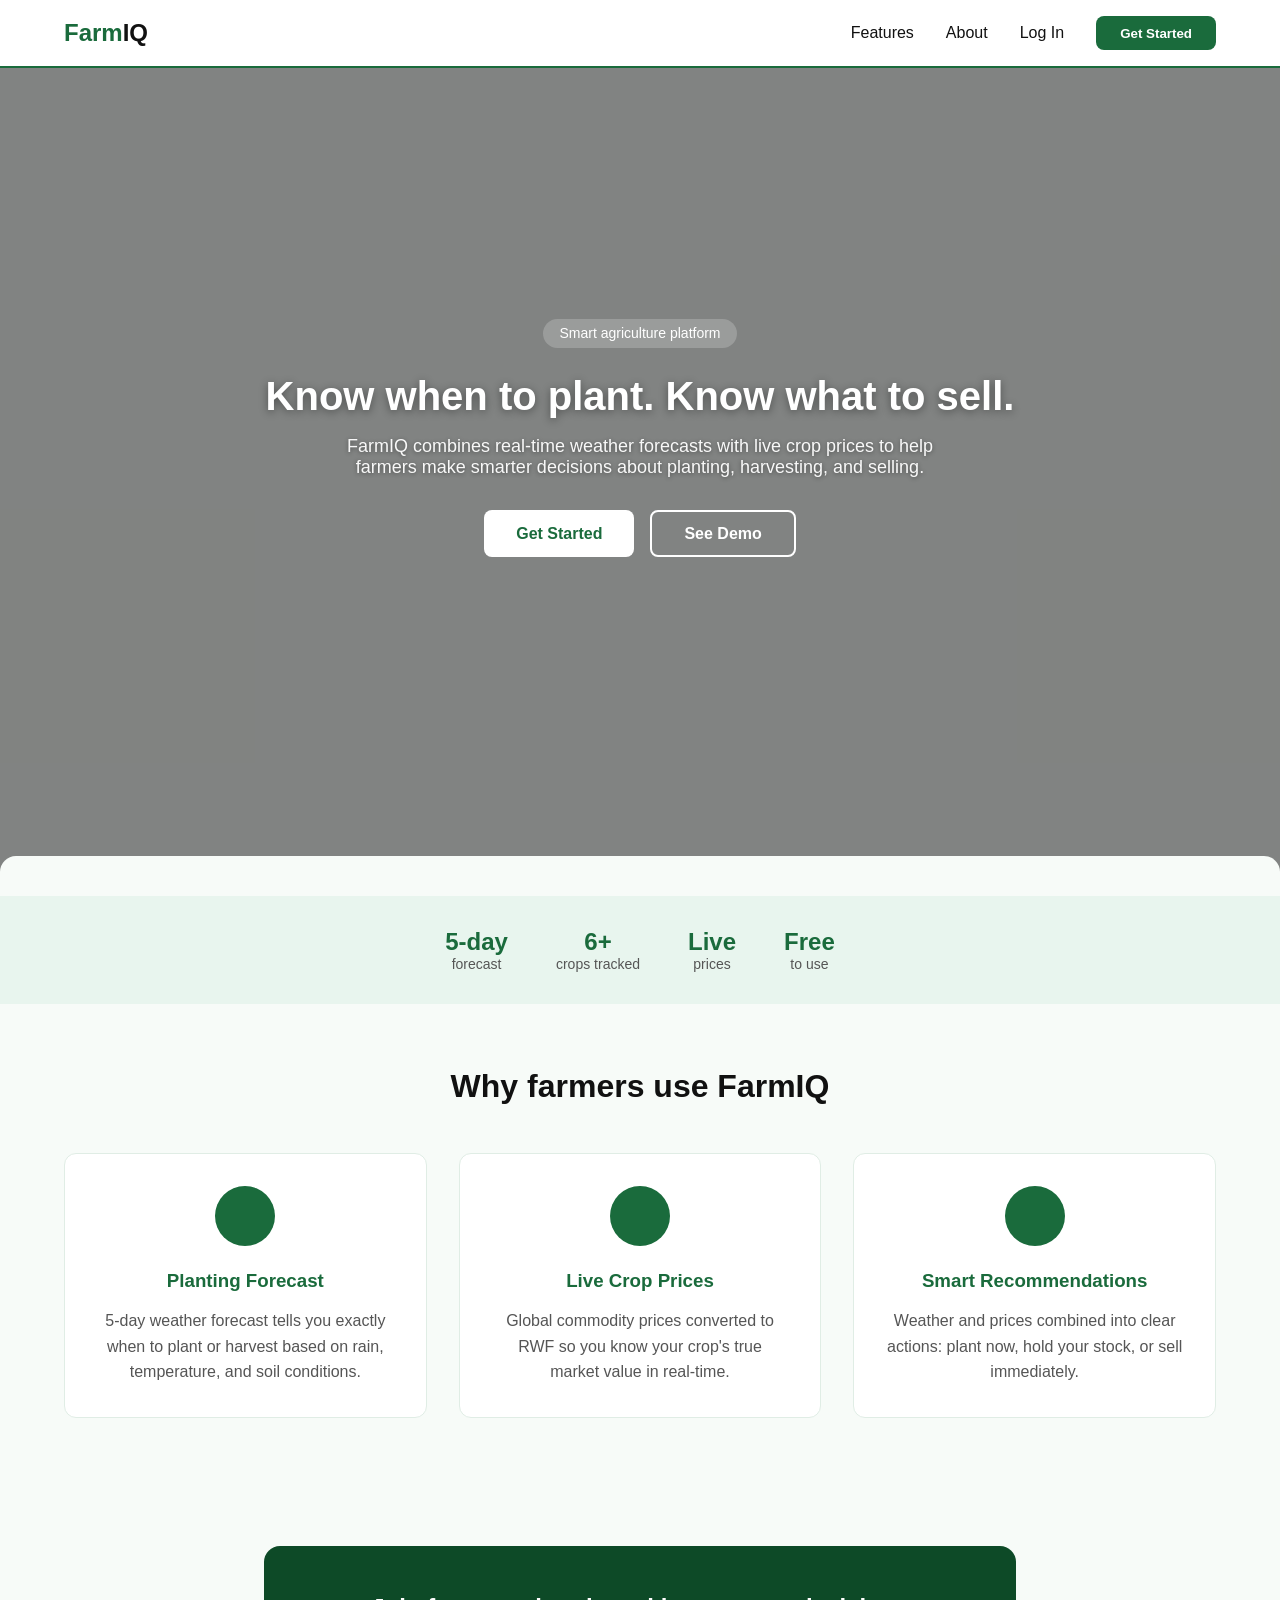
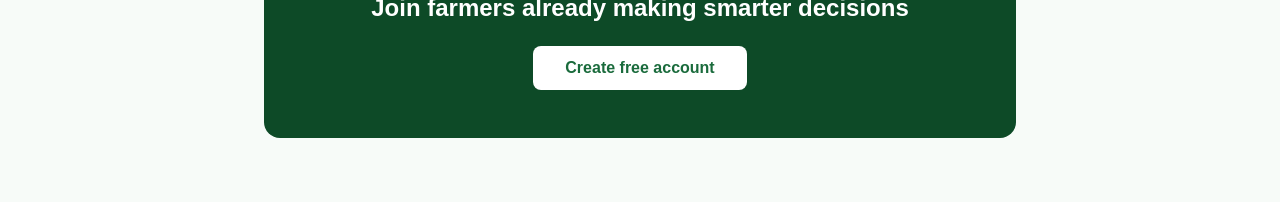
<file: farmiq/landing.html>
<!DOCTYPE html>
<html lang="en">
<head>
    <!-- Basic page information -->
    <meta charset="UTF-8">
    <meta name="viewport" content="width=device-width, initial-scale=1.0">
    <title>FarmIQ - Smart Agriculture Platform</title>
    
    <!-- Link to our CSS file for all styling -->
    <link rel="stylesheet" href="css/style.css">
</head>
<body>
    <!-- This is the landing page - the first page visitors see -->
    <!-- NAVIGATION BAR - Stays at the top of the page -->
    <nav class="navbar">
        <div class="nav-container">
            <!-- Logo on the left side -->
            <div class="logo">
                <span class="logo-farm">Farm</span><span class="logo-iq">IQ</span>
            </div>
            
            <!-- Hamburger menu button - only shows on mobile devices -->
            <button class="hamburger" id="hamburger">
                <span></span>
                <span></span>
                <span></span>
            </button>
            
            <!-- Navigation links on the right side -->
            <div class="nav-links" id="nav-links">
                <a href="#features">Features</a>
                <a href="#about">About</a>
                <!-- These buttons open the login/signup modal -->
                <a href="#" class="nav-login" id="nav-login">Log In</a>
                <button class="btn-primary" id="nav-signup">Get Started</button>
            </div>
        </div>
    </nav>

    <!-- HERO SECTION - Full background image carousel with fading transition -->
    <section class="hero">

        <!-- BACKGROUND IMAGES - Three images stacked on top of each other.
             Only the active one is visible at a time. They fade in and out. -->
        <div class="hero-bg" id="hero-bg-0"></div>
        <div class="hero-bg" id="hero-bg-1"></div>
        <div class="hero-bg" id="hero-bg-2"></div>

        <!-- Dark overlay on top of the image so white text stays readable -->
        <div class="hero-overlay"></div>

        <!-- All text and buttons sit above the images and overlay -->
        <div class="hero-content">
            <!-- Small badge at the top -->
            <div class="badge">Smart agriculture platform</div>

            <!-- Main headline - stays the same across all images -->
            <h1>Know when to plant. Know what to sell.</h1>

            <!-- Subtitle text - changes with each background image -->
            <p class="hero-subtitle" id="hero-subtitle">FarmIQ combines real-time weather forecasts with live crop prices to help farmers make smarter decisions about planting, harvesting, and selling.</p>

            <!-- Action buttons - always centered, never change -->
            <div class="hero-buttons">
                <button class="btn-hero-primary" id="hero-signup">Get Started</button>
                <button class="btn-hero-ghost">See Demo</button>
            </div>
        </div>

        <!-- Small gap at the bottom of the hero section -->
        <div class="hero-bottom-gap"></div>
    </section>

    <!-- STATS BAR - Shows key numbers about the platform -->
    <section class="stats-bar">
        <!-- Stat 1: Weather forecast length -->
        <div class="stat">
            <div class="stat-value">5-day</div>
            <div class="stat-label">forecast</div>
        </div>
        <!-- Stat 2: Number of crops we track -->
        <div class="stat">
            <div class="stat-value">6+</div>
            <div class="stat-label">crops tracked</div>
        </div>
        <!-- Stat 3: Real-time price updates -->
        <div class="stat">
            <div class="stat-value">Live</div>
            <div class="stat-label">prices</div>
        </div>
        <!-- Stat 4: Cost to use the platform -->
        <div class="stat">
            <div class="stat-value">Free</div>
            <div class="stat-label">to use</div>
        </div>
    </section>

    <!-- FEATURES SECTION - Explains what the platform does -->
    <section class="features" id="features">
        <h2>Why farmers use FarmIQ</h2>
        
        <!-- Grid of 3 feature cards -->
        <div class="features-grid">
            <!-- Feature 1: Weather forecasting -->
            <div class="feature-card">
                <div class="feature-icon"></div>
                <h3>Planting Forecast</h3>
                <p>5-day weather forecast tells you exactly when to plant or harvest based on rain, temperature, and soil conditions.</p>
            </div>
            
            <!-- Feature 2: Price tracking -->
            <div class="feature-card">
                <div class="feature-icon"></div>
                <h3>Live Crop Prices</h3>
                <p>Global commodity prices converted to RWF so you know your crop's true market value in real-time.</p>
            </div>
            
            <!-- Feature 3: Smart advice -->
            <div class="feature-card">
                <div class="feature-icon"></div>
                <h3>Smart Recommendations</h3>
                <p>Weather and prices combined into clear actions: plant now, hold your stock, or sell immediately.</p>
            </div>
        </div>
    </section>

    <!-- FOOTER CALL-TO-ACTION - Final push to sign up -->
    <section class="footer-cta">
        <div class="cta-card">
            <h2>Join farmers already making smarter decisions</h2>
            <!-- This button opens the signup modal -->
            <button class="btn-cta" id="footer-signup">Create free account</button>
        </div>
    </section>

    <!-- AUTHENTICATION MODAL - Popup for login and signup -->
    <!-- Hidden by default, shows when user clicks login/signup buttons -->
    <div class="modal-overlay" id="auth-modal">
        <div class="modal-card">
            <!-- Close button (X) in top right corner -->
            <button class="modal-close" id="modal-close">&times;</button>
            
            <!-- Tabs to switch between Sign Up and Log In -->
            <div class="modal-tabs">
                <button class="tab-btn active" data-tab="signup">Sign Up</button>
                <button class="tab-btn" data-tab="login">Log In</button>
            </div>
            
            <!-- SIGN UP FORM - Shows by default -->
            <div class="tab-content active" id="signup-tab">
                <form id="signup-form">
                    <!-- Full name input -->
                    <div class="form-group">
                        <input type="text" id="signup-name" placeholder="Full Name" required>
                        <!-- Error message shows here if name is invalid -->
                        <span class="error-text" id="signup-name-error"></span>
                    </div>
                    
                    <!-- Email input -->
                    <div class="form-group">
                        <input type="email" id="signup-email" placeholder="Email" required>
                        <!-- Error message shows here if email is invalid -->
                        <span class="error-text" id="signup-email-error"></span>
                    </div>
                    
                    <!-- Password input -->
                    <div class="form-group">
                        <input type="password" id="signup-password" placeholder="Password" required>
                        <!-- Error message shows here if password is too short -->
                        <span class="error-text" id="signup-password-error"></span>
                    </div>
                    
                    <!-- Confirm password input -->
                    <div class="form-group">
                        <input type="password" id="signup-confirm" placeholder="Confirm Password" required>
                        <!-- Error message shows here if passwords don't match -->
                        <span class="error-text" id="signup-confirm-error"></span>
                    </div>
                    
                    <!-- Submit button -->
                    <button type="submit" class="btn-primary btn-full">Create Account</button>
                </form>
            </div>
            
            <!-- LOG IN FORM - Hidden by default -->
            <div class="tab-content" id="login-tab">
                <form id="login-form">
                    <!-- Email input -->
                    <div class="form-group">
                        <input type="email" id="login-email" placeholder="Email" required>
                        <!-- Error message shows here if email is invalid -->
                        <span class="error-text" id="login-email-error"></span>
                    </div>
                    
                    <!-- Password input -->
                    <div class="form-group">
                        <input type="password" id="login-password" placeholder="Password" required>
                        <!-- Error message shows here if password is invalid -->
                        <span class="error-text" id="login-password-error"></span>
                    </div>
                    
                    <!-- Submit button -->
                    <button type="submit" class="btn-primary btn-full">Log In</button>
                    
                    <!-- Forgot password link -->
                    <a href="#" class="forgot-link">Forgot password?</a>
                </form>
            </div>
        </div>
    </div>

    <!-- Link to our JavaScript file - loads all interactive features -->
    <script src="js/app.js"></script>
</body>
</html>
</file>
<file: farmiq/css/style.css>
/* ===================================================
   CSS VARIABLES - Colors used throughout the site
   =================================================== */

/* Light mode colors - default theme */
:root {
    --primary: #1a6b3c;        /* Main green color for buttons and highlights */
    --deep-green: #0d4a27;     /* Darker green for backgrounds */
    --accent: #2d8a52;         /* Lighter green for accents */
    --light-bg: #f7fbf8;       /* Very light green background */
    --white: #ffffff;          /* White for cards and text */
    --warning: #e67e22;        /* Orange/amber for warnings */
    --danger: #e74c3c;         /* Red for errors and danger states */
    --text-primary: #111111;   /* Almost black for main text */
    --text-muted: #555555;     /* Gray for less important text */
    --border: #e0ede5;         /* Light green for borders */
    --stats-bg: #e8f5ee;       /* Light green for stat boxes */
}


/* Dark mode colors - when user toggles dark theme */
body.dark {
    --light-bg: #0f1a13;       /* Very dark green background */
    --white: #1a2d1f;          /* Dark green for cards */
    --text-primary: #e8f5ee;   /* Light text for readability */
    --text-muted: #a8c4b5;     /* Lighter gray for muted text */
    --border: #2d4a37;         /* Darker border color */
    --stats-bg: #1a2d1f;       /* Dark green for stat boxes */
}

/* ===================================================
   GLOBAL STYLES - Apply to entire website
   =================================================== */

/* Reset default browser spacing */
* {
    margin: 0;
    padding: 0;
    box-sizing: border-box;  /* Makes width/height calculations easier */
}

/* Enable smooth scrolling when clicking nav links */
html {
    scroll-behavior: smooth;
}

/* Main body styles */
body {
    font-family: -apple-system, BlinkMacSystemFont, 'Segoe UI', Roboto, Oxygen, Ubuntu, Cantarell, sans-serif;
    background: var(--light-bg);  /* Use our color variable */
    color: var(--text-primary);  /* Text color */
    transition: background 0.3s, color 0.3s;  /* Smooth transition when switching themes */
}

/* ===================================================
   NAVIGATION BAR - Top menu that stays visible
   =================================================== */

.navbar {
    position: sticky;                         /* Stays at top when scrolling */
    top: 0;
    z-index: 100;                             /* Appears above other content */
    background: var(--white);
    border-bottom: 2px solid var(--primary);  /* Green line at bottom */
    transition: background 0.3s;
}

/* Container to center and limit navbar width */
.nav-container {
    max-width: 1200px;
    margin: 0 auto;                   /* Center the navbar */
    padding: 1rem 1.5rem;
    display: flex;
    justify-content: space-between;   /* Space items apart */
    align-items: center;              /* Vertically center items */
}

/* Logo styling */
.logo {
    font-size: 1.5rem;
    font-weight: 700;  /* Bold text */
}

/* "Farm" part of logo - green color */
.logo-farm {
    color: var(--primary);
}

/* "IQ" part of logo - uses text color */
.logo-iq {
    color: var(--text-primary);
}

/* Hamburger menu button which is only visible on mobile */
.hamburger {
    display: none;                    /* Hidden by default */
    flex-direction: column;
    gap: 4px;
    background: none;                 /* Plain background */
    border: none;
    cursor: pointer;                  /* Shows hand cursor on hover */
}

/* Three lines of the hamburger icon */
.hamburger span {
    width: 24px;
    height: 3px;
    background: var(--text-primary);
    transition: 0.3s;                 /* Smooth animation */
}

/* Navigation links container */
.nav-links {
    display: flex;
    align-items: center;
    gap: 2rem;                        /* Space between links */
}

/* Individual navigation links */
.nav-links a {
    color: var(--text-primary);
    text-decoration: none;            /* Remove underline */
    font-weight: 500;
    transition: color 0.3s;           /* Smooth color change on hover */
}

/* Change color when hovering over links */
.nav-links a:hover {
    color: var(--primary);
}

/* Login link - slightly muted color */
.nav-login {
    color: var(--text-muted);
}

/* Primary button style with green background */
.btn-primary {
    background: var(--primary);
    color: var(--white);
    border: none;
    padding: 0.6rem 1.5rem;
    border-radius: 8px;               /* Rounded corners */
    font-weight: 600;
    cursor: pointer;
    transition: background 0.3s;      /* Smooth color change */
}

/* Darker green when hovering over button */
.btn-primary:hover {
    background: var(--deep-green);
}

/* ===================================================================
   HERO SECTION 
   Full-screen background image carousel that has three images that fade in and out behind the text.
   The text and buttons stay centered on top at all times.
   =================================================================== */

/* Hero section */
.hero {
    position: relative;
    min-height: 92vh;                 /* Almost full screen height */
    display: flex;
    flex-direction: column;
    align-items: center;
    justify-content: center;
    text-align: center;
    color: var(--white);
    overflow: hidden;                 /* Clip images to the section boundary */
    padding-bottom: 2.5rem;          /* Small gap at the bottom */
}

/* Each background image div sits behind everything else. */
.hero-bg {
    position: absolute;
    inset: 0;                         /* Stretch to fill the entire hero section */
    background-size: cover;           /* Image covers the full area, no gaps */
    background-position: center;      /* Keep the center of the image in view */
    background-repeat: no-repeat;
    opacity: 0;                       /* Hidden by default */
    transition: opacity 1.2s ease-in-out;  /* Slow, smooth fade between images */
    z-index: 0;                       /* Behind the overlay and content */
}

/* The active background image is fully visible */
.hero-bg.active {
    opacity: 1;
}

/* The hero page contains three different images */
#hero-bg-0 {
    background-image: url('https://images.unsplash.com/photo-1500382017468-9049fed747ef?w=1600&q=80');
    /* Wide shot of a green farm field at sunrise */
}

#hero-bg-1 {
    background-image: url('https://images.unsplash.com/photo-1464226184884-fa280b87c399?w=1600&q=80');
    /* Farmer working in a crop field */
}

#hero-bg-2 {
    background-image: url('https://images.unsplash.com/photo-1574943320219-553eb213f72d?w=1600&q=80');
    /* Close-up of harvested crops */
}

/* Semi-transparent dark layer on top of the images to make the white text readable no matter which image is showing. */
.hero-overlay {
    position: absolute;
    inset: 0;
    background: rgba(0, 0, 0, 0.48); /* 48% black — dark enough to read, light enough to see image */
    z-index: 1;                       /* Above images, below content */
}

/* The text and buttons sit above both the images and the overlay */
.hero-content {
    position: relative;
    z-index: 2;  /* Above the overlay */
    max-width: 800px;
    padding: 0 1.5rem;
}

/* Small gap div at the very bottom of the hero section */
.hero-bottom-gap {
    position: absolute;
    bottom: 0;
    left: 0;
    right: 0;
    height: 2.5rem;                   /* The gap height */
    background: var(--light-bg);      /* Matches the page background below */
    z-index: 2;
    border-radius: 16px 16px 0 0;     /* Rounded top corners for a smooth transition */
}

/* Small badge pill at top of hero */
.badge {
    display: inline-block;
    background: rgba(255, 255, 255, 0.2);  /* Semi-transparent white */
    padding: 0.4rem 1rem;
    border-radius: 20px;              /* Very rounded corners */
    font-size: 0.875rem;
    margin-bottom: 1.5rem;
}

/* Main headline in hero section */
.hero h1 {
    font-size: 2.5rem;
    margin-bottom: 1rem;
    line-height: 1.2;
    text-shadow: 0 2px 8px rgba(0,0,0,0.4);  /* Subtle shadow so text pops off the image */
}

/* Subtitle text that fades and changes with the image */
.hero-subtitle {
    font-size: 1.125rem;
    opacity: 0.95;
    margin-bottom: 2rem;
    max-width: 600px;
    margin-left: auto;
    margin-right: auto;
    transition: opacity 0.5s ease-in-out;  /* Smooth fade when text swaps */
    text-shadow: 0 1px 4px rgba(0,0,0,0.4);
}

/* Subtitle fading out state  */
.hero-subtitle.fading {
    opacity: 0;
}

/* Container for hero buttons */
.hero-buttons {
    display: flex;
    gap: 1rem;
    justify-content: center;  /* Center the buttons */
    margin-bottom: 3rem;
}

/* Primary hero button with white background */
.btn-hero-primary {
    background: var(--white);
    color: var(--primary);  /* Green text */
    border: none;
    padding: 0.8rem 2rem;
    border-radius: 8px;
    font-weight: 600;
    font-size: 1rem;
    cursor: pointer;
    transition: transform 0.3s;  /* Smooth movement */
}

/* Lift button up slightly on hover */
.btn-hero-primary:hover {
    transform: translateY(-2px);
}

/* Ghost button that's transparent with white border */
.btn-hero-ghost {
    background: transparent;
    color: var(--white);
    border: 2px solid var(--white);
    padding: 0.8rem 2rem;
    border-radius: 8px;
    font-weight: 600;
    font-size: 1rem;
    cursor: pointer;
    transition: background 0.3s;
}

/* Add slight background on hover */
.btn-hero-ghost:hover {
    background: rgba(255, 255, 255, 0.1);
}

/* ===================================================
   STATS BAR 
   Shows key platform statistics
   =================================================== */

.stats-bar {
    background: var(--stats-bg);      /* Light green background */
    padding: 2rem 1.5rem;
    display: flex;
    justify-content: center;          /* Center the stats */
    gap: 3rem;                        /* Space between stats */
    flex-wrap: wrap;                  /* Wrap on small screens */
}

/* Individual stat container */
.stat {
    text-align: center;
}

/* Large number or text */
.stat-value {
    font-size: 1.5rem;
    font-weight: 700;                 /* Bold */
    color: var(--primary);            /* Green color */
}

/* Small label below the value */
.stat-label {
    color: var(--text-muted);         /* Gray color */
    font-size: 0.875rem;
}

/* ===================================================
   FEATURES SECTION 
   Explains platform benefits
   =================================================== */

.features {
    padding: 4rem 1.5rem;
    max-width: 1200px;
    margin: 0 auto;  /* Center the section */
}

/* Section title */
.features h2 {
    text-align: center;
    font-size: 2rem;
    margin-bottom: 3rem;
}

/* Grid layout for feature cards */
.features-grid {
    display: grid;
    grid-template-columns: 1fr;       /* 1 column on mobile */
    gap: 2rem;                        /* Space between cards */
}

/* Individual feature card */
.feature-card {
    background: var(--white);
    border: 1px solid var(--border);
    border-radius: 12px;
    padding: 2rem;
    text-align: center;
    transition: transform 0.3s;       /* Smooth movement */
}

/* Lift card up on hover */
.feature-card:hover {
    transform: translateY(-4px);
}

/* Icon circle at top of card */
.feature-icon {
    width: 60px;
    height: 60px;
    background: var(--primary);       /* Green circle */
    border-radius: 50%;               /* Make it circular */
    margin: 0 auto 1.5rem;            /* Center and add space below */
}

/* Feature title */
.feature-card h3 {
    margin-bottom: 1rem;
    color: var(--primary);            /* Green text */
}

/* Feature description */
.feature-card p {
    color: var(--text-muted);         /* Gray text */
    line-height: 1.6;                 /* Spacing between lines */
}

/* ===================================================
   FOOTER CTA 
   Final call-to-action section
   =================================================== */

.footer-cta {
    padding: 4rem 1.5rem;
    max-width: 800px;
    margin: 0 auto;
}

/* Dark green card with signup button */
.cta-card {
    background: var(--deep-green);    /* Dark green */
    color: var(--white);              /* White text */
    padding: 3rem 2rem;
    border-radius: 16px;
    text-align: center;
}

/* CTA heading */
.cta-card h2 {
    margin-bottom: 1.5rem;
}

/* White button in CTA card */
.btn-cta {
    background: var(--white);
    color: var(--primary);            /* Green text */
    border: none;
    padding: 0.8rem 2rem;
    border-radius: 8px;
    font-weight: 600;
    font-size: 1rem;
    cursor: pointer;
}

/* ===================================================
   MODAL 
   Popup for login and signup forms
   =================================================== */

/* Dark overlay that covers the whole screen */
.modal-overlay {
    display: none;                     /* Hidden by default */
    position: fixed;                   /* Stays in place when scrolling */
    top: 0;
    left: 0;
    width: 100%;
    height: 100%;
    background: rgba(0, 0, 0, 0.7);  /* Semi-transparent black */
    z-index: 1000;                     /* Appears above everything */
    align-items: center;
    justify-content: center;           /* Center the modal card */
}

/* Show modal when active class is added */
.modal-overlay.active {
    display: flex;
}

/* White card in center of modal */
.modal-card {
    background: var(--white);
    border-radius: 16px;
    padding: 2rem;
    width: 90%;                       /* 90% width on mobile */
    max-width: 450px;                 /* Max 450px on desktop */
    position: relative;               /* For positioning close button */
}

/* Close button (X) in top right */
.modal-close {
    position: absolute;
    top: 1rem;
    right: 1rem;
    background: none;
    border: none;
    font-size: 2rem;
    cursor: pointer;
    color: var(--text-muted);
}

/* Tab buttons container */
.modal-tabs {
    display: flex;
    gap: 1rem;
    margin-bottom: 2rem;
    border-bottom: 2px solid var(--border);  /* Line under tabs */
}

/* Individual tab button */
.tab-btn {
    background: none;
    border: none;
    padding: 0.8rem 1.5rem;
    font-weight: 600;
    cursor: pointer;
    color: var(--text-muted);         /* Gray when inactive */
    border-bottom: 2px solid transparent;
    margin-bottom: -2px;              /* Overlap with border */
    transition: color 0.3s, border-color 0.3s;
}

/* Active tab with green text and underlined */
.tab-btn.active {
    color: var(--primary);
    border-bottom-color: var(--primary);
}

/* Tab content container */
.tab-content {
    display: none;                    /* Hidden by default */
}

/* Show active tab content */
.tab-content.active {
    display: block;
}

/* Form field container */
.form-group {
    margin-bottom: 1.5rem;
}

/* Text inputs in forms */
.form-group input {
    width: 100%;
    padding: 0.8rem;
    border: 1px solid var(--border);
    border-radius: 8px;
    font-size: 1rem;
    background: var(--white);
    color: var(--text-primary);
}

/* Error message text - red color */
.error-text {
    display: block;
    color: var(--danger);  /* Red */
    font-size: 0.875rem;
    margin-top: 0.5rem;
}

/* Full width button */
.btn-full {
    width: 100%;
}

/* Forgot password link */
.forgot-link {
    display: block;
    text-align: center;
    margin-top: 1rem;
    color: var(--text-muted);
    text-decoration: none;
    font-size: 0.875rem;
}

/* ===================================================
   APP PAGE 
   Navigation and user controls
   =================================================== */

/* Center navigation links in app navbar */
.app-navbar .nav-center {
    display: flex;
    gap: 2rem;
}

/* Navigation links styling */
.app-navbar .nav-center a {
    color: var(--text-primary);
    text-decoration: none;
    font-weight: 500;
}

/* Right side controls (theme toggle and avatar) */
.nav-right {
    display: flex;
    align-items: center;
    gap: 1rem;
}

/* Theme toggle button */
.theme-toggle {
    background: none;
    border: none;
    font-size: 1.5rem;
    cursor: pointer;
}

/* User avatar circle */
.avatar {
    width: 40px;
    height: 40px;
    border-radius: 50%;               /* Make it circular */
    background: var(--primary);       /* Green background */
    color: var(--white);              /* White text */
    display: flex;
    align-items: center;
    justify-content: center;          /* Center the initials */
    font-weight: 600;
}

/* ===================================================
   HERO BANNER - Input area on app page
   =================================================== */

/* The green banner that is the hero section */
.hero-banner {
    background: linear-gradient(135deg, var(--deep-green), var(--accent));
    padding: 3rem 1.5rem;
    color: var(--white);
}

/* Center banner content */
.banner-content {
    max-width: 900px;
    margin: 0 auto;
}

/* Greeting text at top */
.greeting {
    font-size: 0.875rem;
    opacity: 0.8;  /* Slightly transparent */
    margin-bottom: 0.5rem;
}

/* Main heading */
.hero-banner h2 {
    font-size: 2rem;
    margin-bottom: 1.5rem;
}

/* Container for input fields */
.input-group {
    display: flex;
    gap: 1rem;
}

/* City and crop input fields */
.input-group input {
    flex: 1;  /* Take equal space */
    padding: 0.8rem;
    border: 1px solid rgba(255, 255, 255, 0.3);
    border-radius: 8px;
    background: rgba(255, 255, 255, 0.2);  /* Semi-transparent white */
    color: var(--white);
    font-size: 1rem;
}

/* Placeholder text color */
.input-group input::placeholder {
    color: rgba(255, 255, 255, 0.7);
}

/* Analyze button */
.btn-analyze {
    background: var(--white);
    color: var(--primary);
    border: none;
    padding: 0.8rem 2rem;
    border-radius: 8px;
    font-weight: 600;
    cursor: pointer;
}

/* ===================================================
   SECTIONS 
   Main content areas
   =================================================== */

/* General section styling */
.section {
    max-width: 1200px;
    margin: 0 auto;  /* Center the section */
    padding: 3rem 1.5rem;
}

/* Section header with title and badge */
.section-header {
    display: flex;
    justify-content: space-between;  /* Space between title and badge */
    align-items: center;
    margin-bottom: 2rem;
}

/* Section title */
.section-header h2 {
    font-size: 1.75rem;
}

/* Location and update badges */
.location-badge, .update-badge {
    background: var(--stats-bg);
    color: var(--primary);
    padding: 0.4rem 1rem;
    border-radius: 20px;  /* Pill shape */
    font-size: 0.875rem;
    font-weight: 600;
}

/* ===================================================
   LOADING AND ERROR STATES
   =================================================== */

/* Hide elements with this class */
.hidden {
    display: none;
}

/* Error message card - red background */
.error-card {
    background: #fef2f2;              /* Light red */
    border: 1px solid var(--danger);  /* Red border */
    color: var(--danger);             /* Red text */
    padding: 1rem;
    border-radius: 8px;
    margin-bottom: 1rem;
}

/* ===================================================
   WEATHER FORECAST SECTION
   =================================================== */

/* Container for 5 day cards that you can scroll horizontally on mobile */
.forecast-days {
    display: flex;
    gap: 1rem;
    overflow-x: auto;  /* Allow horizontal scrolling */
    margin-bottom: 2rem;
    padding-bottom: 1rem;
}

/* Individual day card - wider to fit the new layout */
.day-card {
    background: var(--white);
    border: 1px solid var(--border);
    border-radius: 14px;
    padding: 1.25rem 1rem;
    min-width: 215px;
    max-width: 215px;
    text-align: center;
    flex-shrink: 0;
    box-shadow: 2px 2px 8px rgb(171, 170, 170);
    display: flex;
    flex-direction: column;
    gap: 0.4rem;
}

/* Short day name e.g. "Mon" */
.day-short {
    font-weight: 700;
    font-size: 1rem;
    color: var(--primary);
    text-align: center;
}

/* Short date e.g. "14 Jul" */
.day-date-small {
    font-size: 0.75rem;
    color: var(--text-muted);
}

/* Weather condition text e.g. "Light Rain" */
.day-condition {
    font-size: 0.8rem;
    color: var(--text-muted);
    font-style: italic;
    margin-bottom: 0.2rem;
}

/* 2-column grid for abbreviated stats: label on left, value on right */
.day-stats-grid {
    display: grid;
    grid-template-columns: auto 1fr;
    gap: 0.15rem 0.5rem;
    text-align: left;
    margin: 0.4rem 0;
}

/* Abbreviated label e.g. "Rain", "Hum", "Wind", "Soil" */
.ds-label {
    font-size: 0.72rem;
    color: var(--text-muted);
    font-weight: 600;
    letter-spacing: 0.03em;
}

/* Value next to the label */
.ds-value {
    font-size: 0.78rem;
    color: var(--text-primary);
    font-weight: 500;
}

/* Temperature range showing max and min side by side */
.temp-range {
    display: flex;
    justify-content: center;
    gap: 2.6rem;
    font-weight: 700;
    font-size: 1.35rem;
    margin: 0.2rem 0;
}

/* Max temperature - red tint to suggest heat */
.day-card .temp-max {
    color: #e74c3c;
}

/* Min temperature - blue tint to suggest cool */
.day-card .temp-min {
    color: #3498db;
}

/* Small detail rows inside each day card (humidity, rain, soil) */
.day-card .day-detail {
    font-size: 0.78rem;
    color: var(--text-muted);
    margin: 0.25rem 0;
    text-align: left;
    padding: 0 0.25rem;
}

/* Planting recommendation text at the bottom of each card */
.planting-note {
    font-size: 0.72rem;
    font-weight: 600;
    margin-top: 0.3rem;
    color: var(--primary);
    text-align: center;
    line-height: 1.3;
}

/* ======================================================
   TODAY'S DETAILED CARD - below the 5 future day cards
   ====================================================== */

/* Full date label above today's stats e.g. "Friday, 18 July 2025 — Today" */
.today-badge-label {
    font-size: 0.95rem;
    font-weight: 700;
    color: var(--primary);
    margin-bottom: 0.75rem;
    padding: 0.5rem 1rem;
    background: var(--stats-bg);
    border-radius: 8px;
    display: inline-block;
    box-shadow: 3px 2px 3px;
}

/* Row showing condition text and status badge side by side */
.today-condition-row {
    display: flex;
    align-items: center;
    gap: 0.75rem;
    margin-bottom: 1rem;
    flex-wrap: wrap;
}

/* Condition text e.g. "Light Rain" */
.today-condition {
    font-size: 1rem;
    font-weight: 600;
    color: var(--text-primary);
}

/* 3-column grid for today's 6 stat cards */
.today-stats-grid {
    display: grid;
    grid-template-columns: repeat(3, 1fr);
    gap: 1rem;
    margin-bottom: 0.5rem;
}

/* Start prompt - shown before user clicks Analyze */
.start-prompt {
    background: var(--stats-bg);
    border: 2px dashed var(--border);
    border-radius: 12px;
    padding: 2rem;
    text-align: center;
    color: var(--text-muted);
    margin-bottom: 1.5rem;
}

.start-prompt p {
    margin-bottom: 1rem;
    font-size: 1rem;
    line-height: 1.6;
}

/* Clickable link inside the prompt that scrolls to the inputs */
.prompt-link {
    display: inline-block;
    background: var(--primary);
    color: var(--white);
    padding: 0.6rem 1.5rem;
    border-radius: 8px;
    text-decoration: none;
    font-weight: 600;
    transition: background 0.3s;
}

.prompt-link:hover {
    background: var(--deep-green);

    display: inline-block;
    padding: 0.3rem 0.8rem;
    border-radius: 12px;
    font-size: 0.75rem;
    font-weight: 600;
}

/* Green badge - good for planting */
.day-badge.plant {
    background: #d1fae5;
    color: var(--primary);
}

/* Amber badge - caution needed */
.day-badge.caution {
    background: #fed7aa;
    color: var(--warning);
}

/* Red badge - dangerous conditions */
.day-badge.danger {
    background: #fee2e2;
    color: var(--danger);
}

/* Gray badge - dry conditions */
.day-badge.dry {
    background: #e5e7eb;
    color: var(--text-muted);
}

/* Grid for weather stats - today's detailed card uses its own inner grid */
.forecast-stats {
    margin-bottom: 2rem;
    padding: 1.5rem;
    background: var(--white);
    border: 1px solid var(--border);
    border-radius: 14px;
    box-shadow: 0px 2px 8px rgba(0,0,0,0.06);
    gap: 1rem;
}

/* Individual stat card */
.stat-card {
    background: var(--white);
    border: 1px solid var(--border);
    border-radius: 12px;
    padding: 1.5rem;
    text-align: center;
    box-shadow: 2px 2px 3px var(--primary);
}

/* Stat label text */
.stat-card .stat-label {
    color: var(--text-muted);
    font-size: 0.875rem;
    margin-bottom: 0.5rem;
}

/* Stat value - large green number */
.stat-card .stat-value {
    font-size: 1.5rem;
    font-weight: 700;
    color: var(--primary);
}

/* Planting advice box - green background */
.advice-box {
    background: #d1fae5;              /* Light green */
    border-left: 4px solid var(--primary);  /* Green left border */
    color: var(--deep-green);         /* Dark green text */
    padding: 1.5rem;
    border-radius: 8px;
    line-height: 1.6;                 /* Spacing between lines */
}

@media (max-width: 600px) {
  .today-stats-grid {
    grid-template-columns: repeat(2, 1fr); /* or 1fr for single column */
  }
}

/* ======================================================
   PRICE SECTION - Crop prices and controls
   ====================================================== */

/* Controls container */
.prices-controls {
    margin-bottom: 2rem;
}

/* Filter pills container */
.filter-pills {
    display: flex;
    gap: 0.5rem;
    margin-bottom: 1rem;
    flex-wrap: wrap;  /* Wrap on small screens */
}

/* Individual filter pill button */
.pill {
    background: var(--white);
    border: 2px solid var(--primary);
    color: var(--primary);
    padding: 0.5rem 1rem;
    border-radius: 20px;  /* Pill shape */
    font-weight: 600;
    cursor: pointer;
    transition: background 0.3s, color 0.3s;
}

/* Active pill: green background, white text */
.pill.active {
    background: var(--primary);
    color: var(--white);
}

/* Sort buttons container */
.sort-buttons {
    display: flex;
    gap: 0.5rem;
    margin-bottom: 1rem;
}

/* Individual sort button */
.sort-btn {
    background: var(--white);
    border: 1px solid var(--border);
    color: var(--text-primary);
    padding: 0.5rem 1rem;
    border-radius: 8px;
    cursor: pointer;
    transition: background 0.3s;
}

/* Active sort button: green background */
.sort-btn.active {
    background: var(--primary);
    color: var(--white);
    border-color: var(--primary);
}

/* Search input field */
#search-input {
    width: 100%;
    padding: 0.8rem;
    border: 1px solid var(--border);
    border-radius: 8px;
    font-size: 1rem;
    background: var(--white);
    color: var(--text-primary);
}

/* Price table container */
.price-table {
    background: var(--white);
    border: 1px solid var(--border);
    border-radius: 12px;
    overflow: hidden;  /* Hide overflow for rounded corners */
    margin-bottom: 2rem;
}

/* Price table row - uses grid layout */
.price-row {
    display: grid;
    grid-template-columns: 2fr 1fr 1fr 1fr;  /* 4 columns with different widths */
    padding: 1rem;
    border-bottom: 1px solid var(--border);
    align-items: center;
}

/* Remove border from last row */
.price-row:last-child {
    border-bottom: none;
}

/* Header row: light green background */
.price-row.header {
    background: var(--stats-bg);
    font-weight: 600;
}

/* Price change badge */
.change-badge {
    display: inline-block;
    padding: 0.3rem 0.8rem;
    border-radius: 12px;
    font-size: 0.875rem;
    font-weight: 600;
}

/* Positive change - green badge */
.change-badge.positive {
    background: #d1fae5;
    color: var(--primary);
}

/* Negative change - red badge */
.change-badge.negative {
    background: #fee2e2;
    color: var(--danger);
}

/* Chart container */
.chart-container {
    background: var(--white);
    border: 1px solid var(--border);
    border-radius: 12px;
    padding: 2rem;
}

/* ======================================================
   ADVICE SECTION:
   Smart recommendations
   ====================================================== */

/* Grid for advice cards */
.advice-content {
    display: grid;
    grid-template-columns: 1fr;  /* 1 column on mobile */
    gap: 1rem;
}

/* Individual advice card */
.advice-card {
    background: var(--white);
    border: 1px solid var(--border);
    border-left: 4px solid;  /* Thick left border (color set by class) */
    border-radius: 8px;
    padding: 1.5rem;
    box-shadow: 3px 2px 3px rgb(174, 172, 172);
}

/* Green left border for positive advice */
.advice-card.green {
    border-left-color: var(--primary);
}

/* Amber left border for caution */
.advice-card.amber {
    border-left-color: var(--warning);
}

/* Red left border for warnings */
.advice-card.red {
    border-left-color: var(--danger);
}

/* Gray left border for neutral advice */
.advice-card.gray {
    border-left-color: var(--text-muted);
}

/* Colored dot indicator */
.advice-card .dot {
    display: inline-block;
    width: 8px;
    height: 8px;
    border-radius: 50%;  /* Make it circular */
    margin-right: 0.5rem;
}

/* Green dot */
.advice-card.green .dot {
    background: var(--primary);
}

/* Amber dot */
.advice-card.amber .dot {
    background: var(--warning);
}

/* Red dot */
.advice-card.red .dot {
    background: var(--danger);
}

/* Gray dot */
.advice-card.gray .dot {
    background: var(--text-muted);
}

/* Advice card title */
.advice-card h3 {
    display: inline;
    font-size: 1.125rem;
}

/* Advice card description */
.advice-card p {
    margin: 0.5rem 0;
    color: var(--text-muted);
}

/* Action badge pill */
.action-badge {
    display: inline-block;
    padding: 0.3rem 0.8rem;
    border-radius: 12px;
    font-size: 0.75rem;
    font-weight: 600;
    margin-top: 0.5rem;
}

/* ======================================================
   SETTINGS SECTION 
   User preferences
   ====================================================== */

/* Settings card container */
.settings-card {
    background: var(--white);
    border: 1px solid var(--border);
    border-radius: 12px;
    padding: 2rem;
}

/* Individual setting row */
.setting-row {
    display: flex;
    justify-content: space-between;   /* Space between label and control */
    align-items: center;
    padding: 1.5rem 0;
    border-bottom: 1px solid var(--border);
}

/* Remove border from last row */
.setting-row:last-child {
    border-bottom: none;
}

/* Setting label container */
.setting-label strong {
    display: block;
    margin-bottom: 0.25rem;
}

/* Setting description text */
.setting-label span {
    color: var(--text-muted);
    font-size: 0.875rem;
}

/* Toggle switch container */
.toggle {
    position: relative;
    width: 50px;
    height: 26px;
}

/* Hide the actual checkbox */
.toggle input {
    opacity: 0;
    width: 0;
    height: 0;
}

/* Toggle slider background */
.toggle-slider {
    position: absolute;
    cursor: pointer;
    top: 0;
    left: 0;
    right: 0;
    bottom: 0;
    background: #ccc;               /* Gray when off */
    border-radius: 26px;              /* Pill shape */
    transition: 0.3s;                 /* Smooth transition */
}

/* Toggle slider circle */
.toggle-slider:before {
    position: absolute;
    content: "";
    height: 20px;
    width: 20px;
    left: 3px;
    bottom: 3px;
    background: white;              /* White circle */
    border-radius: 50%;               /* Make it circular */
    transition: 0.3s;                 /* Smooth movement */
}

/* Green background when toggle is on */
.toggle input:checked + .toggle-slider {
    background: var(--primary);
}

/* Move circle to the right when toggle is on */
.toggle input:checked + .toggle-slider:before {
    transform: translateX(24px);
}

/* Currency dropdown selector */
#currency-select {
    padding: 0.5rem 1rem;
    border: 1px solid var(--border);
    border-radius: 8px;
    background: var(--white);
    color: var(--text-primary);
    cursor: pointer;
}

/* Location input group */
.location-input-group {
    display: flex;
    gap: 0.5rem;
}

/* Location input field */
.location-input-group input {
    padding: 0.5rem 1rem;
    border: 1px solid var(--border);
    border-radius: 8px;
    background: var(--white);
    color: var(--text-primary);
}

/* Save button */
.btn-save {
    background: var(--primary);
    color: var(--white);
    border: none;
    padding: 0.5rem 1rem;
    border-radius: 8px;
    font-weight: 600;
    cursor: pointer;
}

/* Sign out button - red text */
.btn-signout {
    background: none;
    border: none;
    color: var(--danger);             /* Red color */
    font-weight: 600;
    cursor: pointer;
    font-size: 1rem;
}

/* ======================================================
   RESPONSIVE DESIGN - Mobile styles
   ====================================================== */

/* Styles for screens smaller than 640px (mobile phones) */
@media (max-width: 640px) {
    /* Show hamburger menu on mobile */
    .hamburger {
        display: flex;
    }

    /* Hide navigation links by default on mobile */
    .nav-links {
        position: absolute;
        top: 100%;                    /* Below the navbar */
        left: 0;
        right: 0;
        background: var(--white);
        flex-direction: column;       /* Stack links vertically */
        padding: 1rem;
        display: none;                /* Hidden by default */
        border-bottom: 2px solid var(--primary);
    }

    /* Show nav links when active class is added */
    .nav-links.active {
        display: flex;
    }

    /* Stack hero buttons vertically on mobile */
    .hero-buttons {
        flex-direction: column;
        align-items: center;
    }

    /* Smaller hero title on mobile */
    .hero h1 {
        font-size: 1.75rem;
    }

    /* Single column for features on mobile */
    .features-grid {
        grid-template-columns: 1fr;
    }

    /* Stack input fields vertically on mobile */
    .input-group {
        flex-direction: column;
    }

    /* Hide center nav links on mobile app page */
    .app-navbar .nav-center {
        display: none;
    }

    /* Single column for forecast stats on mobile */
    .forecast-stats {
        grid-template-columns: 1fr;
    }

    /* Adjust price table for mobile - 2 columns instead of 4 */
    .price-row {
        grid-template-columns: 1fr 1fr;
        gap: 0.5rem;
    }

    /* Hide the "unit" column on mobile */
    .price-row > *:nth-child(2) {
        display: none;
    }

    /* Stack setting rows vertically on mobile */
    .setting-row {
        flex-direction: column;
        align-items: flex-start;
        gap: 1rem;
    }
}

/* ======================================================
   RESPONSIVE DESIGN 
   Desktop styles
   ====================================================== */

/* Styles for screens larger than 1024px (desktop computers) */
@media (min-width: 1024px) {
    /* 3 columns for features on desktop */
    .features-grid {
        grid-template-columns: repeat(3, 1fr);
    }

    /* 2 columns for advice cards on desktop */
    .advice-content {
        grid-template-columns: repeat(2, 1fr);
    }
}

/* ======================================================
   FOOTER
   Site-wide footer with multiple columns
====================================================== */
.footer {
    background: var(--white);
    border: 1px solid var(--border);
    border-radius: 12px;
    padding: 2rem;
    width: 100%;
    
}

.footer-content {
    display: flex; /* Use flexbox for the footer columns */
    justify-content: center; /* This pulls the group into the middle */
    background: var(--white);
    border: 1px solid var(--border);
    border-radius: 12px;
    padding: 4rem;
    box-sizing: border-box;
    justify-content: center; /* 1. Pulls all the columns into the exact middle */
    gap: 8rem;
    margin-left: 6rem;
    margin-right: 6rem; 
    flex-wrap: wrap;
}

/* Make social media icons smaller */
.footer-social svg {
  width: 28px; /* Set the icon width */
  height: 28px; /* Set the icon height */
}

.social-link{
    color: var(--primary);
}

/* Switch to row layout on desktop */
@media (min-width: 768px) {
  .footer-content {
    flex-direction: row; /* Place columns side by side */
    justify-content: center; /* Spread columns across the row */
  }
}
</file>
